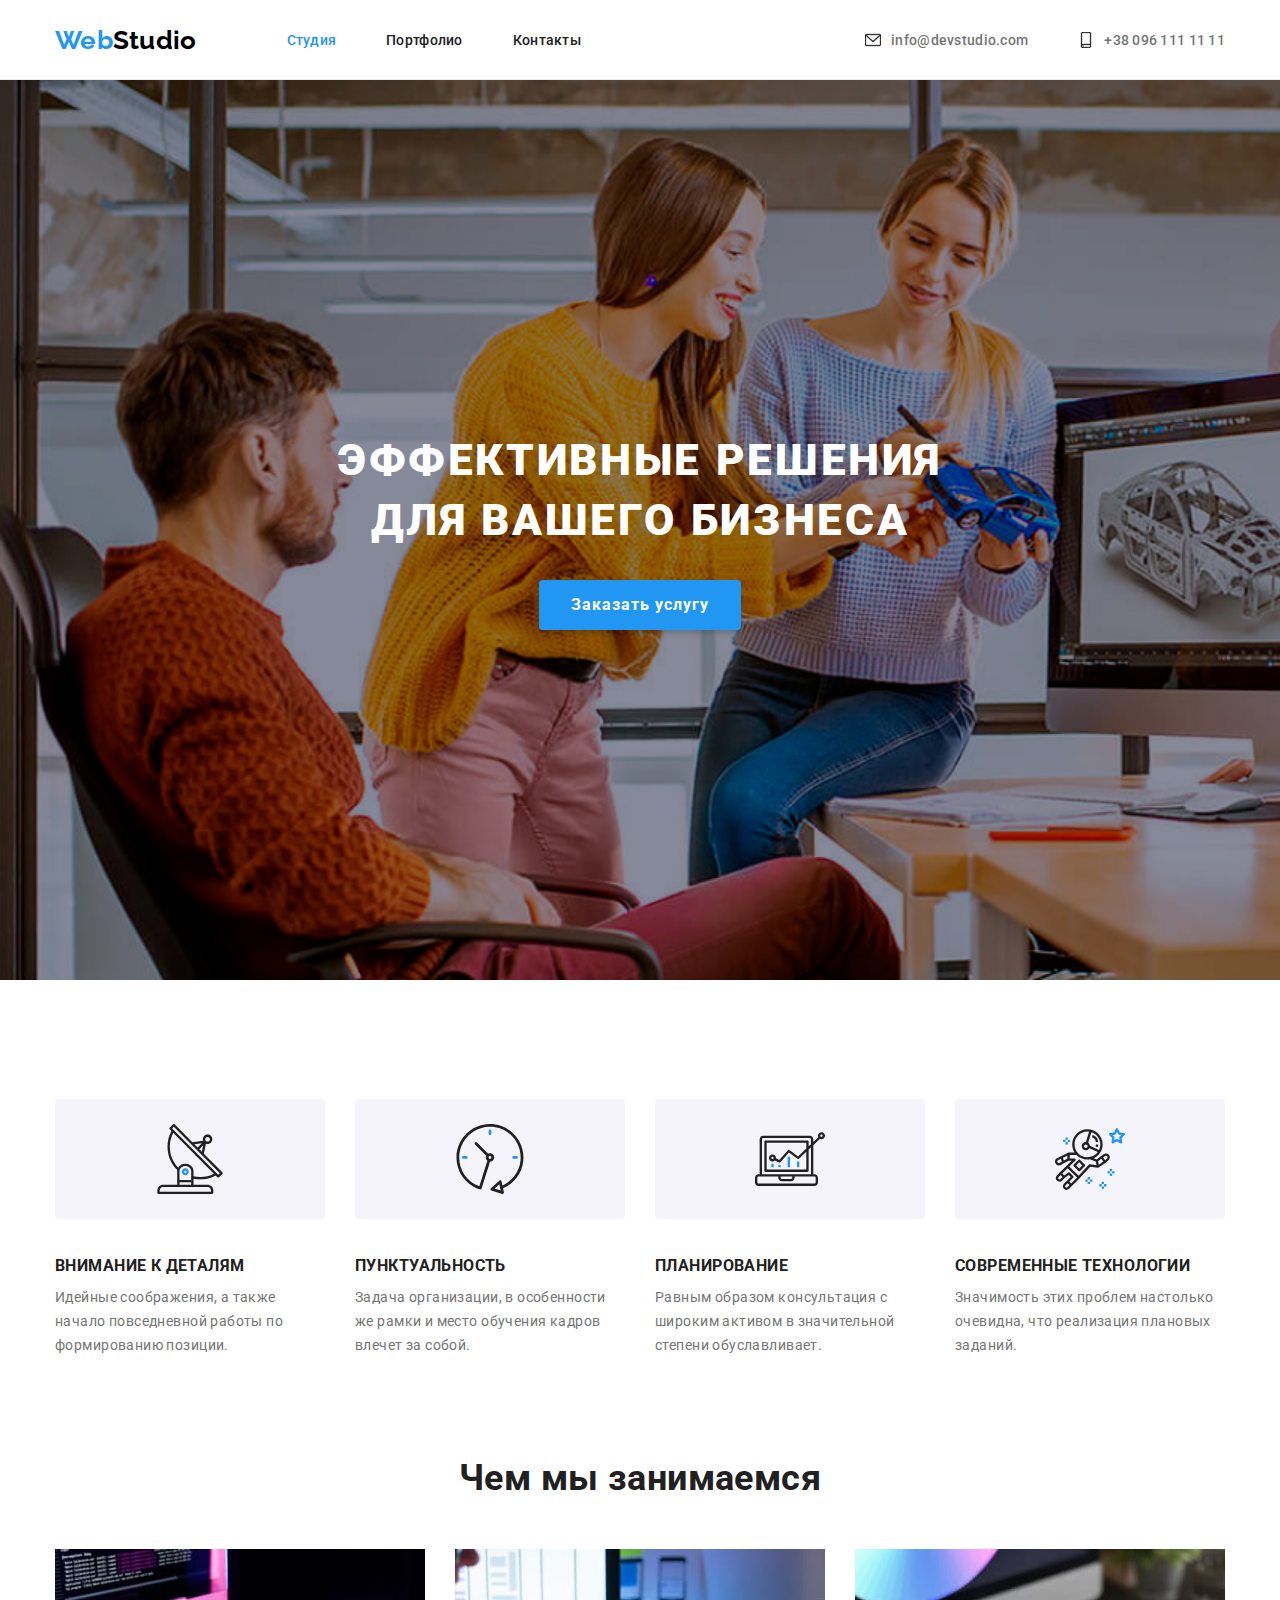
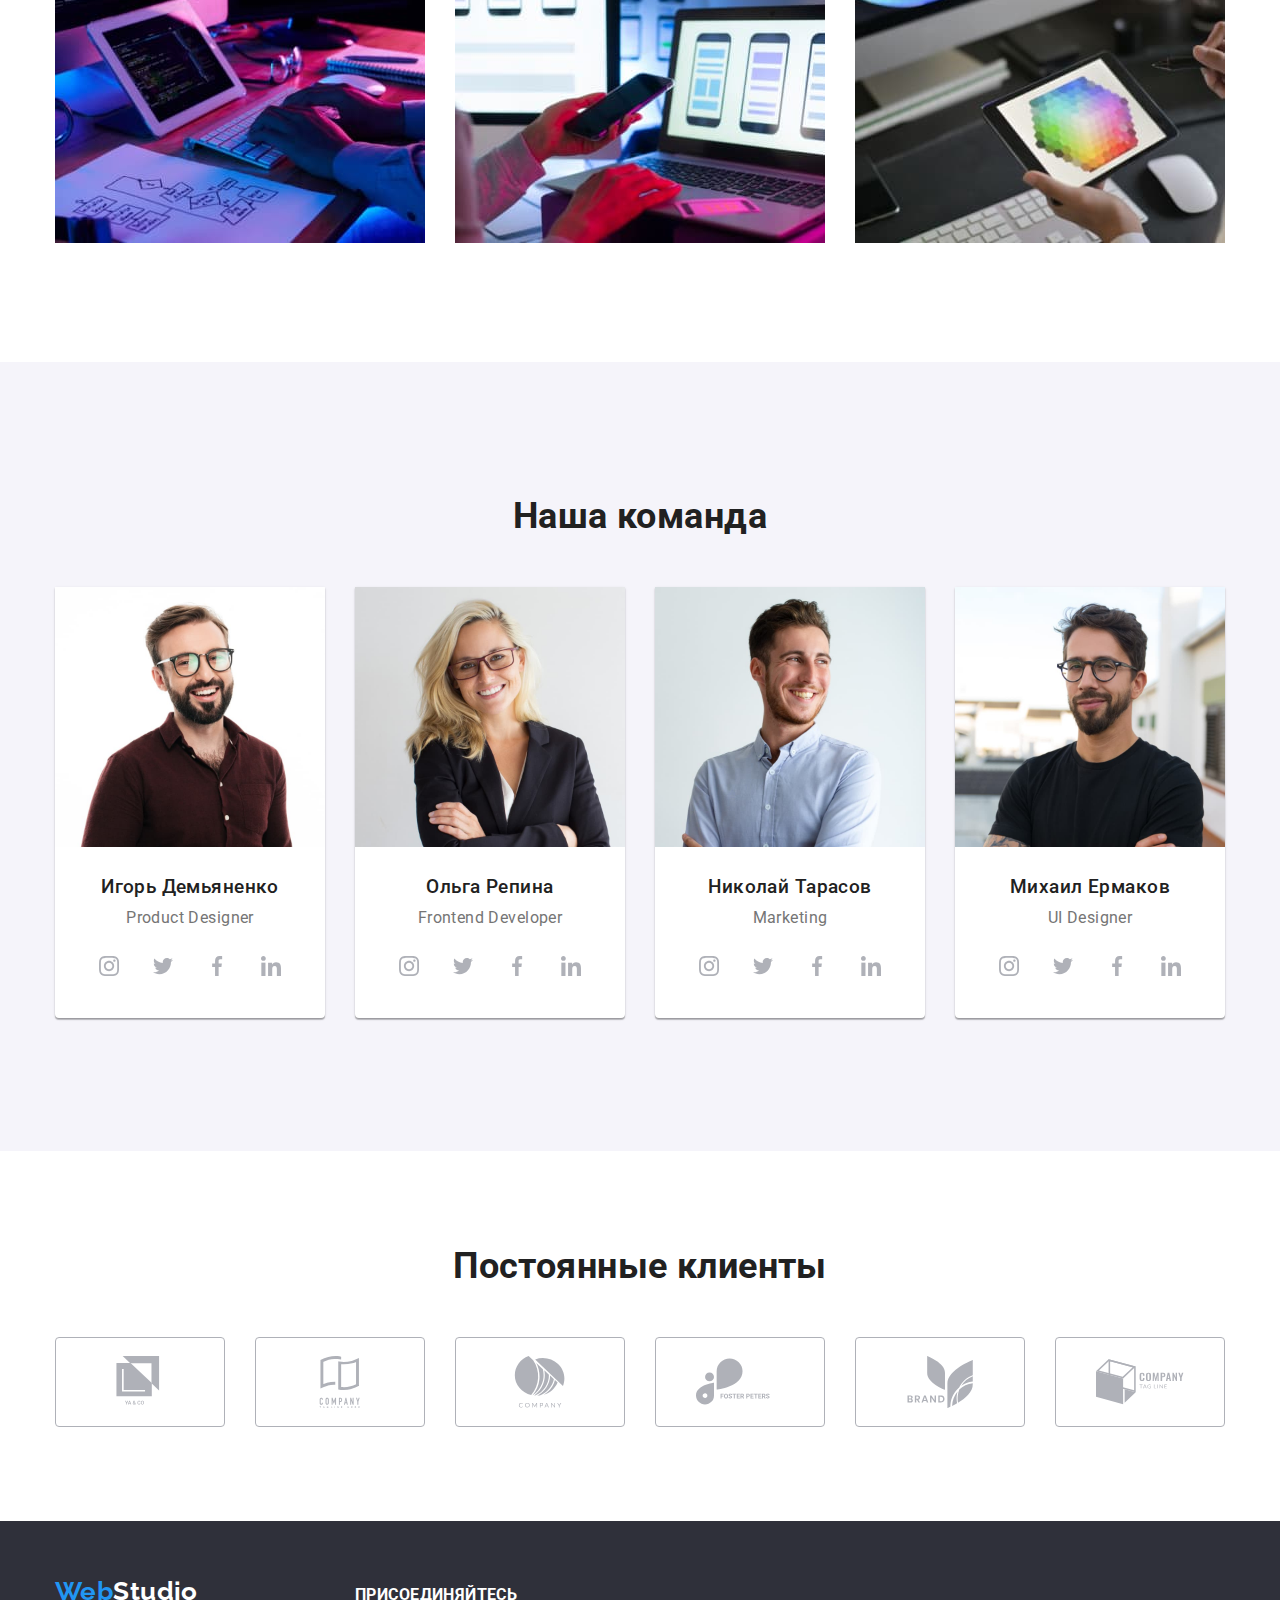
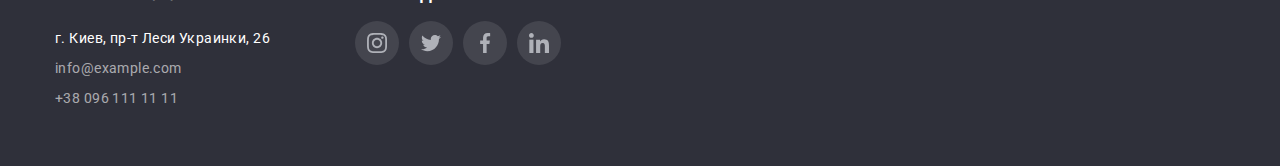
<file: index.html>
<!DOCTYPE html>
<html lang="ru">
  <head>
    <meta charset="UTF-8" />
    <meta http-equiv="X-UA-Compatible" content="IE=edge" />
    <meta name="viewport" content="width=device-width, initial-scale=1.0" />
    <title lang="en">Web Studio</title>
    <link rel="preconnect" href="https://fonts.gstatic.com" />
    <link
      href="https://fonts.googleapis.com/css2?family=Oleo+Script&family=Raleway:wght@700&family=Roboto:wght@400;500;700;900&display=swap"
      rel="stylesheet"
    />
    <link
      rel="stylesheet"
      href="https://cdnjs.cloudflare.com/ajax/libs/modern-normalize/1.0.0/modern-normalize.min.css"
    />
    <link rel="stylesheet" href="./css/style.css" />
  </head>

  <body>
    <!--header -->
    <header class="header header-line">
      <div class="container">
        <nav class="navigation">
          <a class="link logo logo-part2" href="/" lang="en">
            <span class="logo-part1">Web</span>Studio</a
          >
          <ul class="list menu header">
            <li class="menu-item">
              <a class="link menu-link current" href="./index.html">Студия</a>
            </li>
            <li class="menu-item">
              <a class="link menu-link" href="./portfolio.html">Портфолио</a>
            </li>
            <li class="menu-item">
              <a class="link menu-link" href="">Контакты</a>
            </li>
          </ul>
        </nav>

        <ul class="list header header-contacts">
          <li class="header-contacts-item">
            <a
              class="link header-contacts-link"
              href="mailto:info@devstudio.com"
            >
              <svg class="icon">
                <use href="./images/sprite.svg#icon-mail"></use>
              </svg>
              info@devstudio.com</a
            >
          </li>
          <li class="header-contacts-item">
            <a class="link header-contacts-link" href="tel:+380961111111">
              <svg class="icon">
                <use href="./images/sprite.svg#icon-phone"></use>
              </svg>
              +38 096 111 11 11</a
            >
          </li>
        </ul>
      </div>
    </header>

    <!-- main -->
    <main>
      <!--section hero-->
      <section class="hero dark-bg">
        <div class="container hero-content">
          <h1 class="page-title">Эффективные решения для вашего бизнеса</h1>
          <div class="hero-content-button">
            <button class="button" type="button">Заказать услугу</button>
          </div>
        </div>
      </section>

      <section class="section">
        <div class="container">
          <h2 class="visually-hidden">Особенности</h2>
          <ul class="list grid">
            <li class="feature-item grid-item">
              <svg class="feature-icon">
                <use href="./images/sprite.svg#icon-antenna"></use>
              </svg>
              <h3 class="feature-title">Внимание к деталям</h3>
              <p class="feature-view">
                Идейные соображения, а также начало повседневной работы по
                формированию позиции.
              </p>
            </li>
            <li class="feature-item grid-item">
              <svg class="feature-icon">
                <use href="./images/sprite.svg#icon-clock"></use>
              </svg>
              <h3 class="feature-title">Пунктуальность</h3>
              <p>
                Задача организации, в особенности же рамки и место обучения
                кадров влечет за собой.
              </p>
            </li>
            <li class="feature-item grid-item">
              <svg class="feature-icon">
                <use href="./images/sprite.svg#icon-diagram"></use>
              </svg>
              <h3 class="feature-title">Планирование</h3>
              <p>
                Равным образом консультация с широким активом в значительной
                степени обуславливает.
              </p>
            </li>
            <li class="feature-item grid-item">
              <svg class="feature-icon">
                <use href="./images/sprite.svg#icon-astronaut"></use>
              </svg>
              <h3 class="feature-title">Современные технологии</h3>
              <p>
                Значимость этих проблем настолько очевидна, что реализация
                плановых заданий.
              </p>
            </li>
          </ul>
        </div>
      </section>

      <section class="section">
        <div class="container">
          <h2 class="section-title">Чем мы занимаемся</h2>
          <ul class="list grid">
            <li class="grid-item gallery-item">
              <img
                src="./images/jobs/box_1.jpg"
                alt="programer_working"
                width="370"
              />
            </li>
            <li class="grid-item gallery-item">
              <img src="./images/jobs/box_2.jpg" alt="developer" width="370" />
            </li>
            <li class="grid-item gallery-item">
              <img src="./images/jobs/box_3.jpg" alt="web_design" width="370" />
            </li>
          </ul>
        </div>
      </section>

      <section class="section team-bg-color">
        <figure class="container">
          <figcaption><h2 class="section-title">Наша команда</h2></figcaption>
          <ul class="list grid">
            <li class="team grid-item">
              <img src="./images/team/img_1.jpg" alt="photo1" width="270" />
              <div class="team-member">
                <h3 class="team-title">Игорь Демьяненко</h3>
                <p lang="en">Product Designer</p>
                <ul class="list social-icons">
                  <li class="social-icons-item">
                    <a
                      href=""
                      class="social-icons-link"
                      target="_blank"
                      rel="noopener noreferrer"
                    >
                      <svg class="icon">
                        <use href="./images/sprite.svg#icon-instagram"></use>
                      </svg>
                    </a>
                  </li>
                  <li class="social-icons-item">
                    <a
                      href=""
                      class="social-icons-link"
                      target="_blank"
                      rel="noopener noreferrer"
                    >
                      <svg class="icon">
                        <use href="./images/sprite.svg#icon-twitter"></use>
                      </svg>
                    </a>
                  </li>
                  <li class="social-icons-item">
                    <a
                      href=""
                      class="social-icons-link"
                      target="_blank"
                      rel="noopener noreferrer"
                    >
                      <svg class="icon">
                        <use href="./images/sprite.svg#icon-facebook"></use>
                      </svg>
                    </a>
                  </li>
                  <li class="social-icons-item">
                    <a
                      href=""
                      class="social-icons-link"
                      target="_blank"
                      rel="noopener noreferrer"
                    >
                      <svg class="icon">
                        <use href="./images/sprite.svg#icon-linkedin"></use>
                      </svg>
                    </a>
                  </li>
                </ul>
              </div>
            </li>
            <li class="team grid-item">
              <img src="./images/team/img_2.jpg" alt="photo2" width="270" />
              <div class="team-member">
                <h3 class="team-title">Ольга Репина</h3>
                <p lang="en">Frontend Developer</p>
                <ul class="list social-icons">
                  <li class="social-icons-item">
                    <a
                      href=""
                      class="social-icons-link"
                      target="_blank"
                      rel="noopener noreferrer"
                    >
                      <svg class="icon">
                        <use href="./images/sprite.svg#icon-instagram"></use>
                      </svg>
                    </a>
                  </li>
                  <li class="social-icons-item">
                    <a
                      href=""
                      class="social-icons-link"
                      target="_blank"
                      rel="noopener noreferrer"
                    >
                      <svg class="icon">
                        <use href="./images/sprite.svg#icon-twitter"></use>
                      </svg>
                    </a>
                  </li>
                  <li class="social-icons-item">
                    <a
                      href=""
                      class="social-icons-link"
                      target="_blank"
                      rel="noopener noreferrer"
                    >
                      <svg class="icon">
                        <use href="./images/sprite.svg#icon-facebook"></use>
                      </svg>
                    </a>
                  </li>
                  <li class="social-icons-item">
                    <a
                      href=""
                      class="social-icons-link"
                      target="_blank"
                      rel="noopener noreferrer"
                    >
                      <svg class="icon">
                        <use href="./images/sprite.svg#icon-linkedin"></use>
                      </svg>
                    </a>
                  </li>
                </ul>
              </div>
            </li>
            <li class="team grid-item">
              <img src="./images/team/img_3.jpg" alt="photo3" width="270" />
              <div class="team-member">
                <h3 class="team-title">Николай Тарасов</h3>
                <p lang="en">Marketing</p>
                <ul class="list social-icons">
                  <li class="social-icons-item">
                    <a
                      href=""
                      class="social-icons-link"
                      target="_blank"
                      rel="noopener noreferrer"
                    >
                      <svg class="icon">
                        <use href="./images/sprite.svg#icon-instagram"></use>
                      </svg>
                    </a>
                  </li>
                  <li class="social-icons-item">
                    <a
                      href=""
                      class="social-icons-link"
                      target="_blank"
                      rel="noopener noreferrer"
                    >
                      <svg class="icon">
                        <use href="./images/sprite.svg#icon-twitter"></use>
                      </svg>
                    </a>
                  </li>
                  <li class="social-icons-item">
                    <a
                      href=""
                      class="social-icons-link"
                      target="_blank"
                      rel="noopener noreferrer"
                    >
                      <svg class="icon">
                        <use href="./images/sprite.svg#icon-facebook"></use>
                      </svg>
                    </a>
                  </li>
                  <li class="social-icons-item">
                    <a
                      href=""
                      class="social-icons-link"
                      target="_blank"
                      rel="noopener noreferrer"
                    >
                      <svg class="icon">
                        <use href="./images/sprite.svg#icon-linkedin"></use>
                      </svg>
                    </a>
                  </li>
                </ul>
              </div>
            </li>
            <li class="team grid-item">
              <img src="./images/team/img_4.jpg" alt="photo4" width="270" />
              <div class="team-member">
                <h3 class="team-title">Михаил Ермаков</h3>
                <p lang="en">UI Designer</p>
                <ul class="list social-icons">
                  <li class="social-icons-item">
                    <a
                      href=""
                      class="social-icons-link"
                      target="_blank"
                      rel="noopener noreferrer"
                    >
                      <svg class="icon">
                        <use href="./images/sprite.svg#icon-instagram"></use>
                      </svg>
                    </a>
                  </li>
                  <li class="social-icons-item">
                    <a
                      href=""
                      class="social-icons-link"
                      target="_blank"
                      rel="noopener noreferrer"
                    >
                      <svg class="icon">
                        <use href="./images/sprite.svg#icon-twitter"></use>
                      </svg>
                    </a>
                  </li>
                  <li class="social-icons-item">
                    <a
                      href=""
                      class="social-icons-link"
                      target="_blank"
                      rel="noopener noreferrer"
                    >
                      <svg class="icon">
                        <use href="./images/sprite.svg#icon-facebook"></use>
                      </svg>
                    </a>
                  </li>
                  <li class="social-icons-item">
                    <a
                      href=""
                      class="social-icons-link"
                      target="_blank"
                      rel="noopener noreferrer"
                    >
                      <svg class="icon">
                        <use href="./images/sprite.svg#icon-linkedin"></use>
                      </svg>
                    </a>
                  </li>
                </ul>
              </div>
            </li>
          </ul>
        </figure>
      </section>

      <section class="section">
        <div class="container clients">
          <h2 class="section-title">Постоянные клиенты</h2>
          <ul class="list grid">
            <li class="clients-item grid-item">
              <a
                href=""
                class="clients-icons-link"
                target="_blank"
                rel="noopener noreferrer"
              >
                <svg class="icon">
                  <use href="./images/sprite.svg#icon-client-1"></use>
                </svg>
              </a>
            </li>
            <li class="clients-item grid-item">
              <a
                href=""
                class="clients-icons-link"
                target="_blank"
                rel="noopener noreferrer"
              >
                <svg class="icon">
                  <use href="./images/sprite.svg#icon-client-2"></use>
                </svg>
              </a>
            </li>
            <li class="clients-item grid-item">
              <a
                href=""
                class="clients-icons-link"
                target="_blank"
                rel="noopener noreferrer"
              >
                <svg class="icon">
                  <use href="./images/sprite.svg#icon-client-3"></use>
                </svg>
              </a>
            </li>
            <li class="clients-item grid-item">
              <a
                href=""
                class="clients-icons-link"
                target="_blank"
                rel="noopener noreferrer"
              >
                <svg class="icon">
                  <use href="./images/sprite.svg#icon-client-4"></use>
                </svg>
              </a>
            </li>
            <li class="clients-item grid-item">
              <a
                href=""
                class="clients-icons-link"
                target="_blank"
                rel="noopener noreferrer"
              >
                <svg class="icon">
                  <use href="./images/sprite.svg#icon-client-5"></use>
                </svg>
              </a>
            </li>
            <li class="clients-item grid-item">
              <a
                href=""
                class="clients-icons-link"
                target="_blank"
                rel="noopener noreferrer"
              >
                <svg class="icon">
                  <use href="./images/sprite.svg#icon-client-6"></use>
                </svg>
              </a>
            </li>
          </ul>
        </div>
      </section>
    </main>

    <!-- footer-->
    <footer class="dark-bg">
      <div class="container">
        <ul class="list grid">
          <li class="grid-item">
            <div class="footer-container-address">
              <a class="link logo" href="/" lang="en"
                ><span class="logo-part1">Web</span>Studio</a
              >
              <address class="footer-address">
                <ul class="list">
                  <li class="footer-contacts-item">
                    <a
                      class="link"
                      href="https://goo.gl/maps/h1MNrULQTxqJ9o7u8"
                      target="_blank"
                      rel="noopener noreferrer nofollow"
                    >
                      г. Киев, пр-т Леси Украинки, 26
                    </a>
                  </li>
                  <li class="footer-contacts-item footer-contacts">
                    <a class="link" href="mailto:info@example.com">
                      info@example.com
                    </a>
                  </li>
                  <li class="footer-contacts-item footer-contacts">
                    <a class="link" href="tel:+380961111111">
                      +38 096 111 11 11
                    </a>
                  </li>
                </ul>
              </address>
            </div>
          </li>
          <li class="grid-item">
            <div class="footer-container-social">
              <h3 class="footer-social-title">присоединяйтесь</h3>
              <div class="foter-social">
                <ul class="list social-icons">
                  <li class="social-icons-item">
                    <a
                      href=""
                      class="social-icons-link"
                      target="_blank"
                      rel="noopener noreferrer"
                    >
                      <svg class="icon">
                        <use href="./images/sprite.svg#icon-instagram"></use>
                      </svg>
                    </a>
                  </li>
                  <li class="social-icons-item">
                    <a
                      href=""
                      class="social-icons-link"
                      target="_blank"
                      rel="noopener noreferrer"
                    >
                      <svg class="icon">
                        <use href="./images/sprite.svg#icon-twitter"></use>
                      </svg>
                    </a>
                  </li>
                  <li class="social-icons-item">
                    <a
                      href=""
                      class="social-icons-link"
                      target="_blank"
                      rel="noopener noreferrer"
                    >
                      <svg class="icon">
                        <use href="./images/sprite.svg#icon-facebook"></use>
                      </svg>
                    </a>
                  </li>
                  <li class="social-icons-item">
                    <a
                      href=""
                      class="social-icons-link"
                      target="_blank"
                      rel="noopener noreferrer"
                    >
                      <svg class="icon">
                        <use href="./images/sprite.svg#icon-linkedin"></use>
                      </svg>
                    </a>
                  </li>
                </ul>
              </div>
            </div>
          </li>
        </ul>
      </div>
    </footer>
  </body>
</html>
</file>
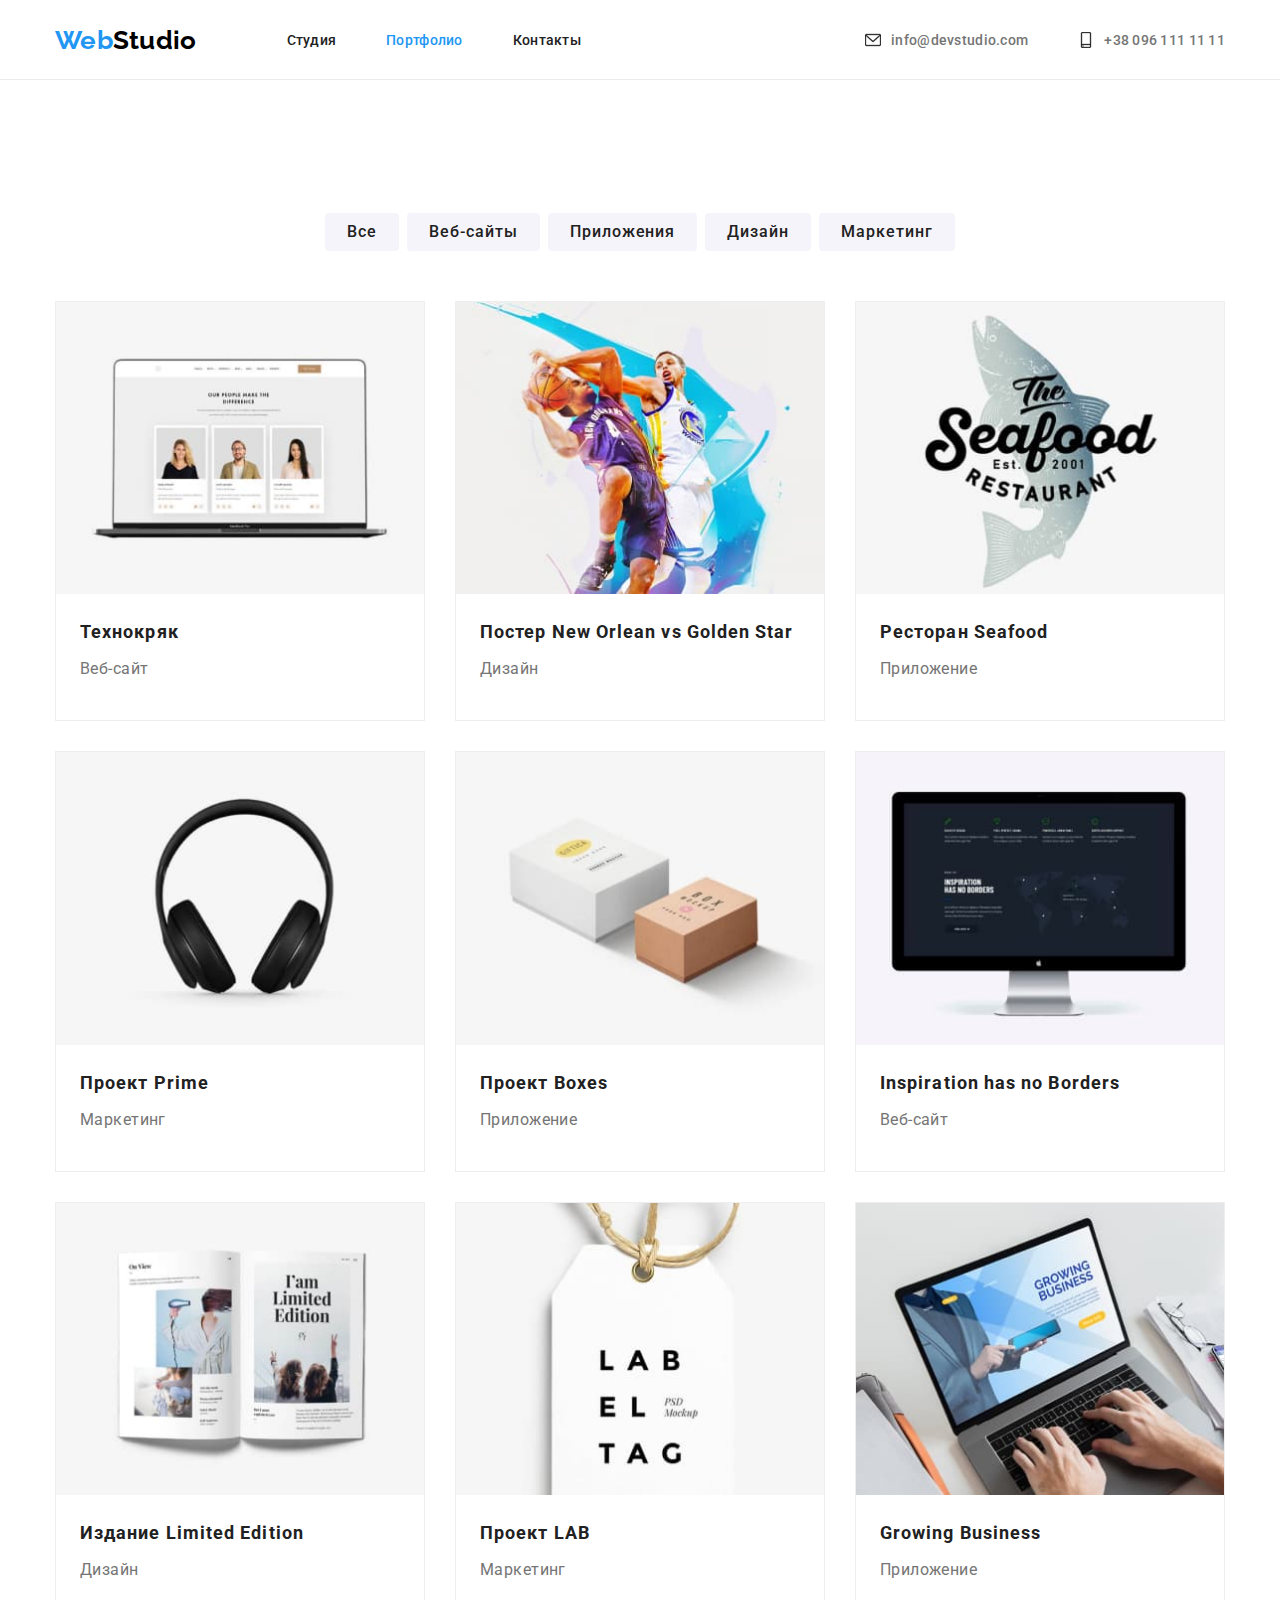
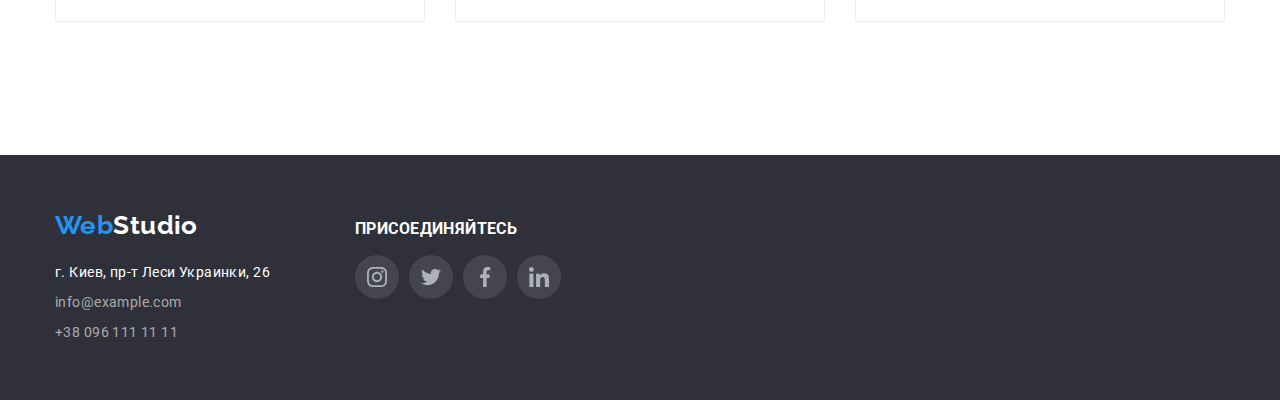
<file: portfolio.html>
<!DOCTYPE html>
<html lang="en">
  <head>
    <meta charset="UTF-8" />
    <meta http-equiv="X-UA-Compatible" content="IE=edge" />
    <meta name="viewport" content="width=device-width, initial-scale=1.0" />
    <title>Protfolio</title>
    <link rel="preconnect" href="https://fonts.gstatic.com" />
    <link
      href="https://fonts.googleapis.com/css2?family=Oleo+Script&family=Raleway:wght@700&family=Roboto:wght@400;500;700;900&display=swap"
      rel="stylesheet"
    />
    <link
      rel="stylesheet"
      href="https://cdnjs.cloudflare.com/ajax/libs/modern-normalize/1.0.0/modern-normalize.min.css"
    />
    <link rel="stylesheet" href="./css/style.css" />
  </head>
  <body>
    <!--header -->
    <header class="header header-line">
      <div class="container">
        <nav class="navigation">
          <a class="link logo logo-part2" href="/" lang="en">
            <span class="logo-part1">Web</span>Studio</a
          >
          <ul class="list menu header">
            <li class="menu-item">
              <a class="link menu-link" href="./index.html">Студия</a>
            </li>
            <li class="menu-item">
              <a class="link menu-link current" href="./portfolio.html"
                >Портфолио</a
              >
            </li>
            <li class="menu-item">
              <a class="link menu-link" href="">Контакты</a>
            </li>
          </ul>
        </nav>

        <ul class="list header header-contacts">
          <li class="header-contacts-item">
            <a
              class="link header-contacts-link"
              href="mailto:info@devstudio.com"
            >
              <svg class="icon">
                <use href="./images/sprite.svg#icon-mail"></use>
              </svg>
              info@devstudio.com</a
            >
          </li>
          <li class="header-contacts-item">
            <a class="link header-contacts-link" href="tel:+380961111111">
              <svg class="icon">
                <use href="./images/sprite.svg#icon-phone"></use>
              </svg>
              +38 096 111 11 11</a
            >
          </li>
        </ul>
      </div>
    </header>
    <!--main-->
    <main>
      <section class="section">
        <figure class="container">
          <figcaption><h1 class="visually-hidden">Projects</h1></figcaption>
          <div class="filter-content">
            <button
              class="button-filter button-filter-item button-filter-link"
              type="button"
            >
              Все
            </button>
            <button
              class="button-filter button-filter-item button-filter-link"
              type="button"
            >
              Веб-сайты
            </button>
            <button
              class="button-filter button-filter-item button-filter-link"
              type="button"
            >
              Приложения
            </button>
            <button
              class="button-filter button-filter-item button-filter-link"
              type="button"
            >
              Дизайн
            </button>
            <button
              class="button-filter button-filter-item button-filter-link"
              type="button"
            >
              Маркетинг
            </button>
          </div>
          <ul class="list grid">
            <li class="grid-item projects projects-bg">
              <img src="./images/projects/img1.jpg" alt="img1" width="270" />
              <div class="projects-item">
                <h2 class="projects-title">Технокряк</h2>
                <p>Веб-сайт</p>
              </div>
            </li>
            <li class="grid-item projects projects-bg">
              <img src="./images/projects/img2.jpg" alt="img2" width="270" />
              <div class="projects-item">
                <h2 class="projects-title" lang="en">
                  Постер New Orlean vs Golden Star
                </h2>
                <p>Дизайн</p>
              </div>
            </li>
            <li class="grid-item projects projects-bg">
              <img src="./images/projects/img3.jpg" alt="img3" width="270" />
              <div class="projects-item">
                <h2 class="projects-title" lang="en">Ресторан Seafood</h2>
                <p>Приложение</p>
              </div>
            </li>
            <li class="grid-item projects projects-bg">
              <img src="./images/projects/img4.jpg" alt="img4" width="270" />
              <div class="projects-item">
                <h2 class="projects-title" lang="en">Проект Prime</h2>
                <p>Маркетинг</p>
              </div>
            </li>
            <li class="grid-item projects projects-bg">
              <img src="./images/projects/img5.jpg" alt="img5" width="270" />
              <div class="projects-item">
                <h2 class="projects-title" lang="en">Проект Boxes</h2>
                <p>Приложение</p>
              </div>
            </li>
            <li class="grid-item projects projects-bg">
              <img src="./images/projects/img6.jpg" alt="img6" width="270" />
              <div class="projects-item">
                <h2 class="projects-title" lang="en">
                  Inspiration has no Borders
                </h2>
                <p>Веб-сайт</p>
              </div>
            </li>
            <li class="grid-item projects projects-bg">
              <img src="./images/projects/img7.jpg" alt="img7" width="270" />
              <div class="projects-item">
                <h2 class="projects-title" lang="en">
                  Издание Limited Edition
                </h2>
                <p>Дизайн</p>
              </div>
            </li>
            <li class="grid-item projects projects-bg">
              <img src="./images/projects/img8.jpg" alt="img8" width="270" />
              <div class="projects-item">
                <h2 class="projects-title" lang="en">Проект LAB</h2>
                <p>Маркетинг</p>
              </div>
            </li>
            <li class="grid-item projects projects-bg">
              <img src="./images/projects/img9.jpg" alt="img9" width="270" />
              <div class="projects-item">
                <h2 class="projects-title" lang="en">Growing Business</h2>
                <p>Приложение</p>
              </div>
            </li>
          </ul>
        </figure>
      </section>
    </main>
    <!-- footer-->
    <footer class="dark-bg">
      <div class="container">
        <ul class="list grid">
          <li class="grid-item">
            <div class="footer-container-address">
              <a class="link logo" href="/" lang="en"
                ><span class="logo-part1">Web</span>Studio</a
              >
              <address class="footer-address">
                <ul class="list">
                  <li class="footer-contacts-item">
                    <a
                      class="link"
                      href="https://goo.gl/maps/h1MNrULQTxqJ9o7u8"
                      target="_blank"
                      rel="noopener noreferrer nofollow"
                    >
                      г. Киев, пр-т Леси Украинки, 26
                    </a>
                  </li>
                  <li class="footer-contacts-item footer-contacts">
                    <a class="link" href="mailto:info@example.com">
                      info@example.com
                    </a>
                  </li>
                  <li class="footer-contacts-item footer-contacts">
                    <a class="link" href="tel:+380961111111">
                      +38 096 111 11 11
                    </a>
                  </li>
                </ul>
              </address>
            </div>
          </li>
          <li class="grid-item">
            <div class="footer-container-social">
              <h3 class="footer-social-title">присоединяйтесь</h3>
              <div class="foter-social">
                <ul class="list social-icons">
                  <li class="social-icons-item">
                    <a
                      href=""
                      class="social-icons-link"
                      target="_blank"
                      rel="noopener noreferrer"
                    >
                      <svg class="icon">
                        <use href="./images/sprite.svg#icon-instagram"></use>
                      </svg>
                    </a>
                  </li>
                  <li class="social-icons-item">
                    <a
                      href=""
                      class="social-icons-link"
                      target="_blank"
                      rel="noopener noreferrer"
                    >
                      <svg class="icon">
                        <use href="./images/sprite.svg#icon-twitter"></use>
                      </svg>
                    </a>
                  </li>
                  <li class="social-icons-item">
                    <a
                      href=""
                      class="social-icons-link"
                      target="_blank"
                      rel="noopener noreferrer"
                    >
                      <svg class="icon">
                        <use href="./images/sprite.svg#icon-facebook"></use>
                      </svg>
                    </a>
                  </li>
                  <li class="social-icons-item">
                    <a
                      href=""
                      class="social-icons-link"
                      target="_blank"
                      rel="noopener noreferrer"
                    >
                      <svg class="icon">
                        <use href="./images/sprite.svg#icon-linkedin"></use>
                      </svg>
                    </a>
                  </li>
                </ul>
              </div>
            </div>
          </li>
        </ul>
      </div>
    </footer>
  </body>
</html>
</file>
<file: css/style.css>
:root {
  --main-text-color: #757575;
  --title-color: #212121;
  --dark-bg-text-color: #ffffff;
  --accent-color: #2196f3;
  --logo-text-color: #000000;
  --dark-bg-color: #2f303a;
  --light-bg-color: #f5f4fa;
  --bg-color: #e5e5e5;
  --grid-item: 4;
  --social-icon: #afb1b8;
}
html {
  box-sizing: border-box;
}
*,
*::before,
*::after {
  box-sizing: inherit;
}
body {
  font-family: "Roboto", sans-serif;
  font-size: 14px;
  line-height: 1.714;
  letter-spacing: 0.03em;
  color: var(--main-text-color);
}
h1,
h2,
h3,
h4,
h5,
p {
  margin-top: 0;
}
img {
  display: block;
  min-width: 100%;
  height: auto;
}
address {
  font-style: normal;
}
.visually-hidden {
  position: absolute !important;
  clip: rect(1px 1px 1px 1px);
  clip: rect(1px, 1px, 1px, 1px);
  padding: 0 !important;
  border: 0 !important;
  height: 1px !important;
  width: 1px !important;
  overflow: hidden;
}

.link {
  text-decoration: none;
  color: inherit;
}
.link:hover,
.link:focus,
.logo-part1,
.current {
  color: var(--accent-color);
}
.list {
  margin-top: 0;
  margin-bottom: 0;
  padding-left: 0;
  list-style: none;
}
.container {
  /* min-width: 100vh; */
  width: 1200px;
  padding-right: 15px;
  padding-left: 15px;
  padding-top: 25px;
  padding-bottom: 25px;
  margin-right: auto;
  margin-left: auto;
  /* background-color: aquamarine; */
}
.grid {
  display: flex;
  flex-wrap: wrap;
  margin-left: -30px;
  margin-top: -30px;
}
.grid-item {
  flex-basis: calc((100% - 30px * var(--grid-item)) / var(--grid-item));
  margin-left: 30px;
  margin-top: 30px;
}

.button {
  min-width: 200px;
  padding: 10px 32px;
  font-weight: 700;
  font-size: 16px;
  line-height: 1.875;
  display: flex;
  align-items: center;
  text-align: center;
  letter-spacing: 0.06em;
  color: var(--dark-bg-text-color);
  background-color: var(--accent-color);
  box-shadow: 0px 4px 4px rgba(0, 0, 0, 0.15);
  border: none;
  border-radius: 4px;
  cursor: pointer;
}

.page-title {
  font-weight: 900;
  font-size: 44px;
  line-height: 1.364;
  text-align: center;
  letter-spacing: 0.06em;
  text-transform: uppercase;
  margin-bottom: 30px;
}
.section-title {
  font-weight: 700;
  font-size: 36px;
  line-height: 1.167;
  text-align: center;
  margin-bottom: 50px;
}
.section {
  padding-top: 94px;
  padding-bottom: 94px;
}
.section-title,
.header,
.feature-title,
.team-title,
.projets-title {
  color: var(--title-color);
}
.header {
  max-height: 80px;
  font-weight: 500;
  line-height: 1.143;
  letter-spacing: 0.02em;
}
.header-line {
  border-bottom: 1px solid #ececec;
}
.logo {
  font-family: "Raleway", sans-serif;
  font-weight: 700;
  font-size: 26px;
  line-height: 1.192;
  display: flex;
}
.logo-part2 {
  color: var(--logo-text-color);
}
.header .logo {
  margin-right: 90px;
}
.navigation {
  display: flex;
  align-items: center;
  margin-right: auto;
}
.menu {
  display: inline-flex;
}
.menu-item:not(:last-child) {
  margin-right: 50px;
}
.header .container {
  display: flex;
  align-items: center;
  justify-content: flex-end;
}
.header-contacts {
  color: var(--main-text-color);
  display: inline-flex;
}
.header-contacts-item:not(:last-child) {
  margin-right: 50px;
}
.header-contacts-link {
  display: flex;
  align-items: center;
}
.header-contacts-link .icon {
  width: 16px;
  height: 16px;
  margin-right: 10px;
  stroke: currentColor;
}
.header-contacts-link:hover .icon,
.header-contacts-link:focus .icon {
  fill: var(--accent-color);
  stroke: currentColor;
}

.hero {
  min-height: 100vh;
  max-width: 1600px;
  display: flex;
  align-items: center;
  justify-content: center;
  background: rgba(47, 48, 58, 0.4);
  background-image: url(../images/hero/bg.png);
  background-repeat: no-repeat;
  background-size: cover;
}
.hero-content {
  max-width: 700px;
  margin-top: 200px;
  margin-bottom: 200px;
}
.hero-content-button {
  display: flex;
  justify-content: center;
  margin-top: 30px;
}
.dark-bg {
  background-color: var(--dark-bg-color);
  color: var(--dark-bg-text-color);
}

.feature-icon {
  width: 70px;
  height: 70px;
  margin: 25px 100px;
}
.feature-item,
.feature-icon::before {
  content: "";
  display: block;
  width: 270px;
  height: 120px;
  background-color: var(--light-bg-color);
  border-radius: 4px;
}
.feature-title {
  margin-top: 30px;
  margin-bottom: 10px;
  font-weight: 700;
  line-height: 1.143;
  text-transform: uppercase;
}
.feature-view {
  margin-bottom: 0;
}

.team {
  --grid-item: 4;
  font-size: 16px;
  line-height: 1.172;
  text-align: center;
  background-color: var(--dark-bg-text-color);
  box-shadow: 0px 1px 3px rgba(0, 0, 0, 0.12), 0px 1px 1px rgba(0, 0, 0, 0.14),
    0px 2px 1px rgba(0, 0, 0, 0.2);
  border-radius: 0px 0px 4px 4px;
}
.team-member {
  margin-top: 30px;
  margin-bottom: 30px;
}
.team-title {
  font-weight: 500;
  margin-bottom: 10px;
}

.gallery-item {
  --grid-item: 3;
}
.team-bg-color {
  background-color: var(--light-bg-color);
}

.social-icons {
  display: inline-flex;
}

.social-icons-item + .social-icons-item {
  margin-left: 10px;
}

.social-icons-link {
  display: flex;
  justify-content: center;
  align-items: center;
  width: 44px;
  height: 44px;
  border-radius: 50%;
  background: rgba(255, 255, 255, 0.1);
}
.social-icons .icon {
  width: 20px;
  height: 20px;
  fill: var(--social-icon);
}

.social-icons-link:hover .icon,
.social-icons-link:focus .icon {
  fill: var(--dark-bg-text-color);
}
.social-icons-link:hover,
.social-icons-link:focus {
  background-color: var(--accent-color);
}

.clients {
  padding-top: 0;
  padding-bottom: 0;
}
.clients-item {
  --grid-item: 6;
}
.clients-icons-link {
  display: flex;
  justify-content: center;
  align-items: center;
  width: 170px;
  height: 90px;
  border-radius: 4px;
  border: 1px solid var(--social-icon);
  box-sizing: border-box;
}
.clients-icons-link .icon {
  width: 88px;
  height: 52px;
  fill: var(--social-icon);
}
.clients-icons-link:hover .icon,
.clients-icons-link:focus .icon {
  fill: var(--accent-color);
}
.clients-icons-link:hover,
.clients-icons-link:focus {
  border: 1px solid var(--accent-color);
}

.footer-container-address {
  --grid-item: 4;
  display: inline-block;
  padding-top: 30px;
  padding-bottom: 30px;
}
.footer-address {
  display: flex;
  margin-top: 20px;
}
.footer-contacts {
  color: rgba(255, 255, 255, 0.6);
}
.footer-contacts-item:not(:last-child) {
  height: 20px;
  margin-bottom: 10px;
}

.footer-container-social {
  padding-top: 40px;
}
.footer-social-title {
  font-weight: 700;
  line-height: 1.143;
  text-transform: uppercase;
  color: var(--dark-bg-text-color);
}
.footer-social {
  margin-top: 20px;
}

.projects {
  --grid-item: 3;
  font-size: 16px;
  line-height: 1.875;
}
.projects-title {
  margin-bottom: 4px;
  font-weight: 700;
  font-size: 18px;
  line-height: 2;
  letter-spacing: 0.06em;
  color: var(--title-color);
}
.projects-bg {
  background: var(--dark-bg-text-color);
  border: 1px solid #eeeeee;
  box-sizing: border-box;
}
.projects-bg:hover,
.projects-bg:focus {
  box-shadow: 0px 1px 1px rgba(0, 0, 0, 0.12), 0px 4px 4px rgba(0, 0, 0, 0.06),
    1px 4px 6px rgba(0, 0, 0, 0.16);
}
.projects-item {
  /* min-height: 70px; */
  padding: 20px 24px;
}
.filter-content {
  display: flex;
  justify-content: center;
  padding-bottom: 50px;
}
.button-filter {
  width: auto;
  padding: 6px 22px;
  font-weight: 500;
  font-size: 16px;
  line-height: 1.625;
  letter-spacing: 0.06em;
  display: flex;
  align-items: start;
  text-align: center;
  /* justify-content: space-around; */
  color: var(--title-color); /* var(--dark-bg-text-color);*/
  background: var(--light-bg-color);
  border: none;
  border-radius: 4px;
  cursor: pointer;
}
.button-filter-item:not(:last-child) {
  margin-right: 8px;
}

.button-filter-link:hover,
.button-filter-link:focus .button-filter-link:active {
  text-decoration: none;
  color: var(--dark-bg-text-color);
  background-color: var(--accent-color);
  box-shadow: 0px 3px 1px rgba(0, 0, 0, 0.1), 0px 1px 2px rgba(0, 0, 0, 0.08),
    0px 2px 2px rgba(0, 0, 0, 0.12);
}
</file>
